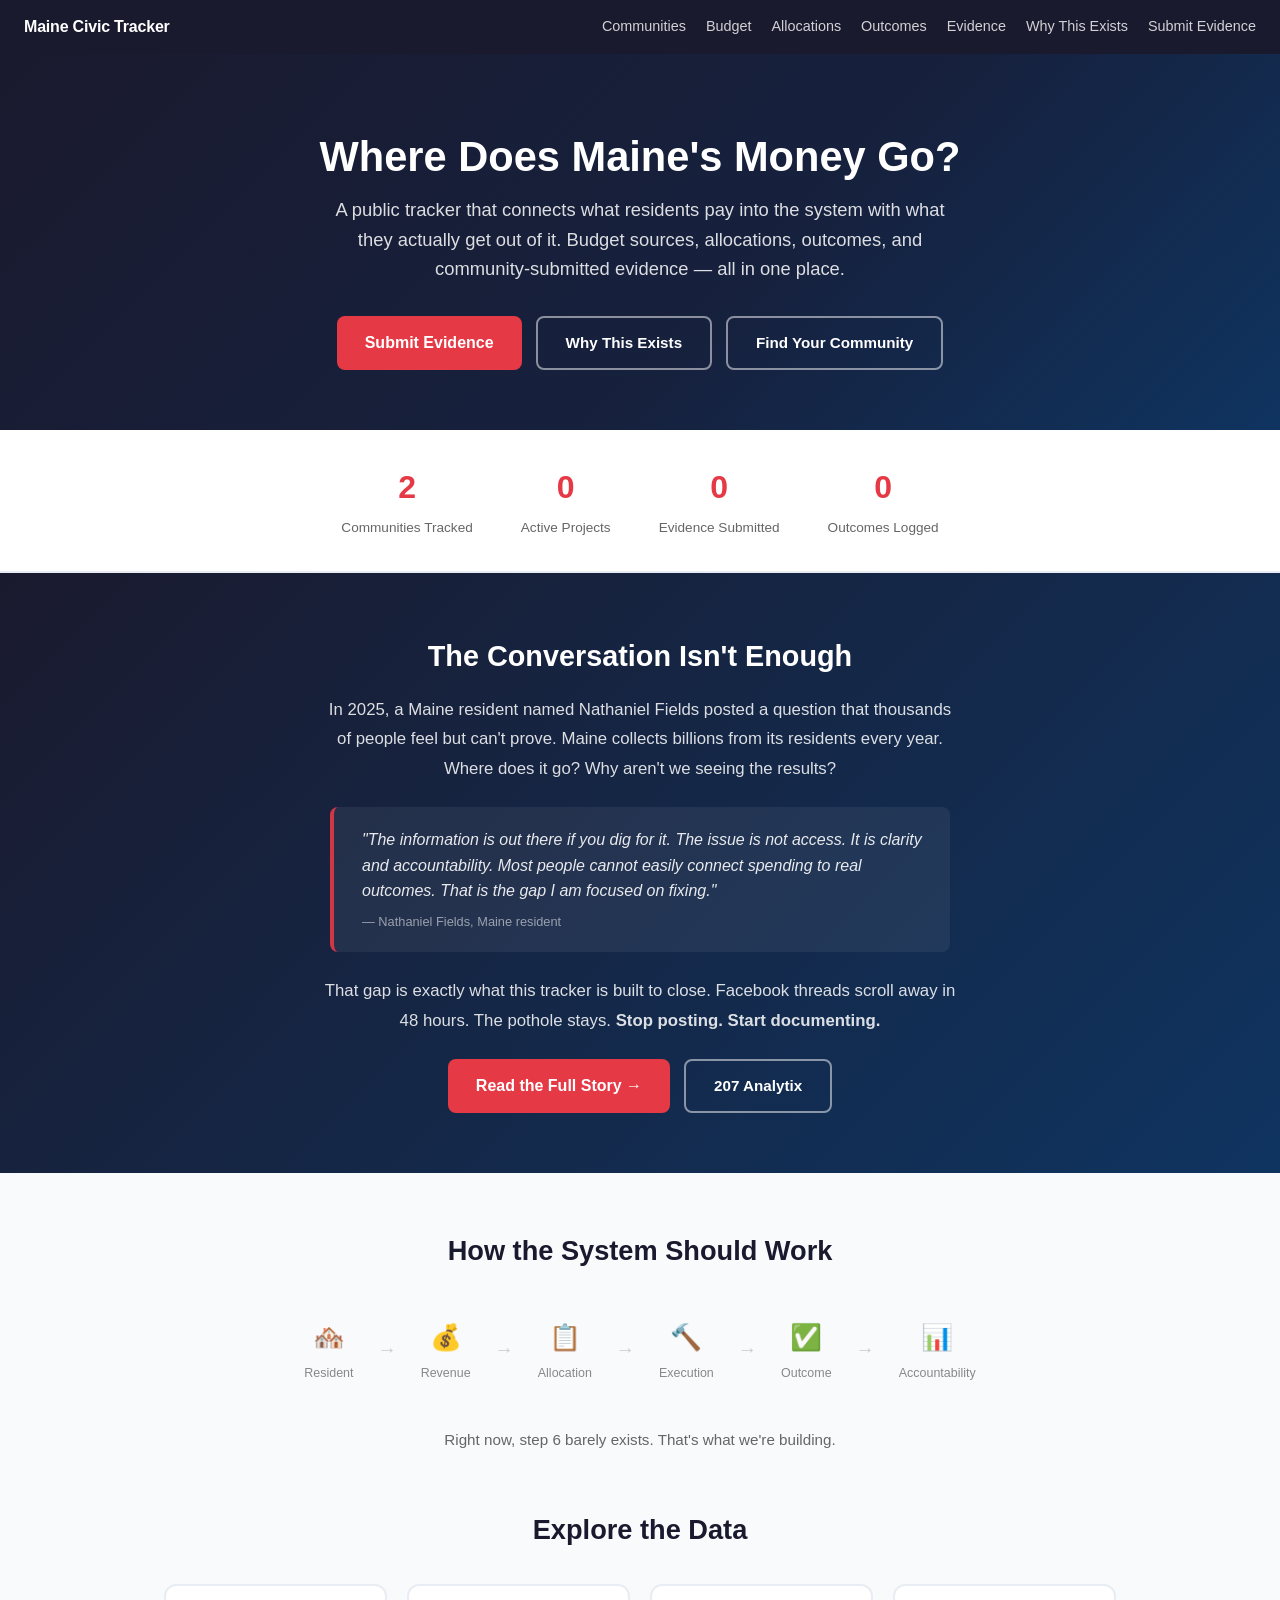
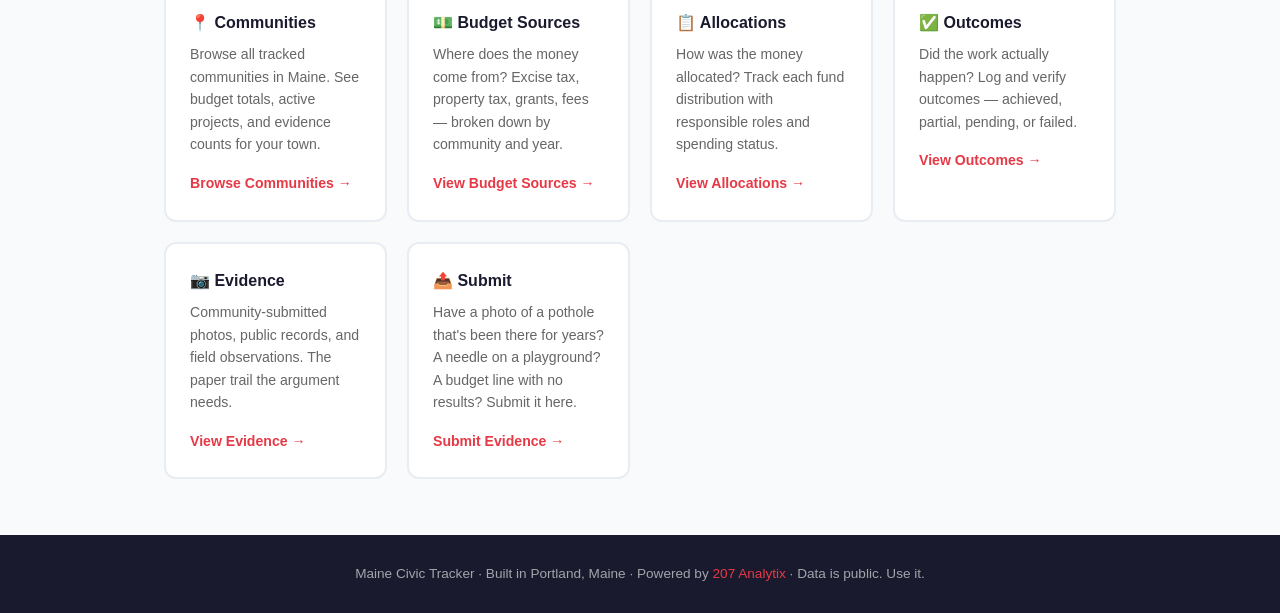
<file: index.html>
<!DOCTYPE html>
<html lang="en">
<head>
  <meta charset="UTF-8" />
  <meta name="viewport" content="width=device-width, initial-scale=1.0" />
  <title>Maine Civic Tracker</title>
  <link rel="stylesheet" href="styles.css" />
  <style>
    nav.site-nav { background: #1a1a2e; padding: 14px 24px; display: flex; gap: 20px; align-items: center; flex-wrap: wrap; }
    nav.site-nav a { color: rgba(255,255,255,0.8); text-decoration: none; font-size: 0.9rem; }
    nav.site-nav a:hover { color: white; }
    nav.site-nav .nav-brand { color: white; font-weight: 700; font-size: 1rem; margin-right: auto; }
    .hero { background: linear-gradient(135deg, #1a1a2e 0%, #16213e 60%, #0f3460 100%); color: white; padding: 80px 24px 60px; text-align: center; }
    .hero h1 { font-size: 2.6rem; margin-bottom: 16px; }
    .hero p { font-size: 1.15rem; opacity: 0.85; max-width: 640px; margin: 0 auto 32px; }
    .hero-btns { display: flex; gap: 14px; justify-content: center; flex-wrap: wrap; }
    .btn-red { background: #e63946; color: white; padding: 14px 28px; border-radius: 8px; font-weight: 700; text-decoration: none; }
    .btn-outline { border: 2px solid rgba(255,255,255,0.5); color: white; padding: 13px 28px; border-radius: 8px; font-weight: 600; text-decoration: none; }
    .stats-bar { background: white; padding: 32px 24px; display: flex; justify-content: center; gap: 48px; flex-wrap: wrap; border-bottom: 2px solid #e8edf3; }
    .stat { text-align: center; }
    .stat .num { font-size: 2rem; font-weight: 800; color: #e63946; }
    .stat .label { font-size: 0.85rem; color: #666; margin-top: 4px; }
    .section { max-width: 1000px; margin: 0 auto; padding: 56px 24px; }
    .section h2 { font-size: 1.7rem; color: #1a1a2e; margin-bottom: 32px; text-align: center; }
    .cards { display: grid; grid-template-columns: repeat(auto-fit, minmax(220px, 1fr)); gap: 20px; }
    .card { background: white; border: 2px solid #e8edf3; border-radius: 12px; padding: 24px; }
    .card h3 { font-size: 1rem; color: #1a1a2e; margin-bottom: 8px; }
    .card p { font-size: 0.88rem; color: #666; line-height: 1.6; margin: 0 0 14px; }
    .card a { color: #e63946; font-weight: 600; font-size: 0.88rem; text-decoration: none; }
    .why-strip {
      background: linear-gradient(135deg, #1a1a2e, #0f3460);
      color: white;
      padding: 60px 24px;
      text-align: center;
    }
    .why-strip h2 { font-size: 1.8rem; margin-bottom: 16px; }
    .why-strip p { opacity: 0.85; max-width: 640px; margin: 0 auto 20px; line-height: 1.75; font-size: 1.05rem; }
    .why-strip .quote-pull {
      background: rgba(255,255,255,0.07);
      border-left: 4px solid #e63946;
      border-radius: 8px;
      padding: 20px 28px;
      max-width: 620px;
      margin: 24px auto;
      font-style: italic;
      font-size: 1rem;
      opacity: 0.9;
      text-align: left;
    }
    .why-strip .quote-attr { font-size: 0.8rem; opacity: 0.6; margin-top: 8px; font-style: normal; }
    .pipeline-row { display: flex; gap: 0; justify-content: center; flex-wrap: wrap; margin: 32px 0; }
    .p-step { text-align: center; padding: 12px 20px; position: relative; }
    .p-step .icon { font-size: 1.6rem; margin-bottom: 6px; }
    .p-step .label { font-size: 0.78rem; color: #888; }
    .p-arrow { font-size: 1.2rem; color: #ccc; align-self: center; padding: 0 4px; }
    footer { background: #1a1a2e; color: rgba(255,255,255,0.6); text-align: center; padding: 28px; font-size: 0.85rem; }
    footer a { color: #e63946; text-decoration: none; }
  </style>
</head>
<body>

<nav class="site-nav">
  <span class="nav-brand">Maine Civic Tracker</span>
  <a href="community.html">Communities</a>
  <a href="budget.html">Budget</a>
  <a href="allocations.html">Allocations</a>
  <a href="outcomes.html">Outcomes</a>
  <a href="evidence.html">Evidence</a>
  <a href="why.html">Why This Exists</a>
  <a href="submit.html">Submit Evidence</a>
</nav>

<div class="hero">
  <h1>Where Does Maine's Money Go?</h1>
  <p>A public tracker that connects what residents pay into the system with what they actually get out of it. Budget sources, allocations, outcomes, and community-submitted evidence — all in one place.</p>
  <div class="hero-btns">
    <a href="submit.html" class="btn-red">Submit Evidence</a>
    <a href="why.html" class="btn-outline">Why This Exists</a>
    <a href="community.html" class="btn-outline">Find Your Community</a>
  </div>
</div>

<div class="stats-bar">
  <div class="stat"><div class="num" id="stat-communities">2</div><div class="label">Communities Tracked</div></div>
  <div class="stat"><div class="num" id="stat-projects">0</div><div class="label">Active Projects</div></div>
  <div class="stat"><div class="num" id="stat-evidence">0</div><div class="label">Evidence Submitted</div></div>
  <div class="stat"><div class="num" id="stat-outcomes">0</div><div class="label">Outcomes Logged</div></div>
</div>

<!-- WHY THIS EXISTS STRIP -->
<div class="why-strip">
  <h2>The Conversation Isn't Enough</h2>
  <p>In 2025, a Maine resident named Nathaniel Fields posted a question that thousands of people feel but can't prove. Maine collects billions from its residents every year. Where does it go? Why aren't we seeing the results?</p>
  <div class="quote-pull">
    "The information is out there if you dig for it. The issue is not access. It is clarity and accountability. Most people cannot easily connect spending to real outcomes. That is the gap I am focused on fixing."
    <div class="quote-attr">— Nathaniel Fields, Maine resident</div>
  </div>
  <p>That gap is exactly what this tracker is built to close. Facebook threads scroll away in 48 hours. The pothole stays. <strong>Stop posting. Start documenting.</strong></p>
  <div style="margin-top:24px;display:flex;gap:14px;justify-content:center;flex-wrap:wrap;">
    <a href="why.html" class="btn-red">Read the Full Story →</a>
    <a href="https://andredavisme.github.io/207analytix/" target="_blank" class="btn-outline">207 Analytix</a>
  </div>
</div>

<div class="section">
  <h2>How the System Should Work</h2>
  <div class="pipeline-row">
    <div class="p-step"><div class="icon">🏘️</div><div class="label">Resident</div></div>
    <div class="p-arrow">→</div>
    <div class="p-step"><div class="icon">💰</div><div class="label">Revenue</div></div>
    <div class="p-arrow">→</div>
    <div class="p-step"><div class="icon">📋</div><div class="label">Allocation</div></div>
    <div class="p-arrow">→</div>
    <div class="p-step"><div class="icon">🔨</div><div class="label">Execution</div></div>
    <div class="p-arrow">→</div>
    <div class="p-step"><div class="icon">✅</div><div class="label">Outcome</div></div>
    <div class="p-arrow">→</div>
    <div class="p-step"><div class="icon">📊</div><div class="label">Accountability</div></div>
  </div>
  <p style="text-align:center;color:#666;font-size:0.95rem;">Right now, step 6 barely exists. That's what we're building.</p>
</div>

<div class="section" style="padding-top:0;">
  <h2>Explore the Data</h2>
  <div class="cards">
    <div class="card">
      <h3>📍 Communities</h3>
      <p>Browse all tracked communities in Maine. See budget totals, active projects, and evidence counts for your town.</p>
      <a href="community.html">Browse Communities →</a>
    </div>
    <div class="card">
      <h3>💵 Budget Sources</h3>
      <p>Where does the money come from? Excise tax, property tax, grants, fees — broken down by community and year.</p>
      <a href="budget.html">View Budget Sources →</a>
    </div>
    <div class="card">
      <h3>📋 Allocations</h3>
      <p>How was the money allocated? Track each fund distribution with responsible roles and spending status.</p>
      <a href="allocations.html">View Allocations →</a>
    </div>
    <div class="card">
      <h3>✅ Outcomes</h3>
      <p>Did the work actually happen? Log and verify outcomes — achieved, partial, pending, or failed.</p>
      <a href="outcomes.html">View Outcomes →</a>
    </div>
    <div class="card">
      <h3>📷 Evidence</h3>
      <p>Community-submitted photos, public records, and field observations. The paper trail the argument needs.</p>
      <a href="evidence.html">View Evidence →</a>
    </div>
    <div class="card">
      <h3>📤 Submit</h3>
      <p>Have a photo of a pothole that's been there for years? A needle on a playground? A budget line with no results? Submit it here.</p>
      <a href="submit.html">Submit Evidence →</a>
    </div>
  </div>
</div>

<footer>
  <p>Maine Civic Tracker · Built in Portland, Maine · Powered by <a href="https://andredavisme.github.io/207analytix/" target="_blank">207 Analytix</a> · Data is public. Use it.</p>
</footer>

<script src="app.js"></script>
</body>
</html>
</file>
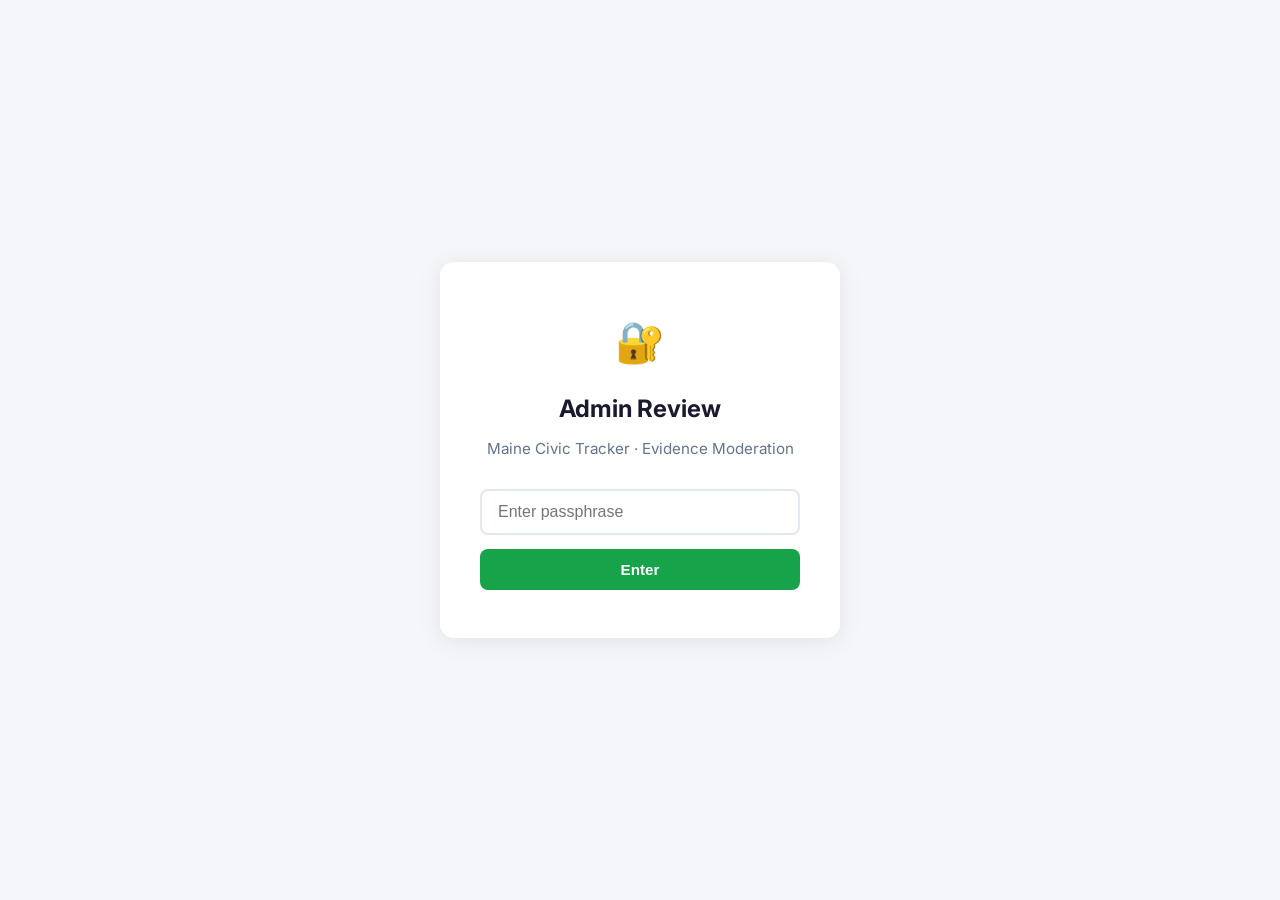
<file: admin.html>
<!DOCTYPE html>
<html lang="en">
<head>
  <meta charset="UTF-8" />
  <meta name="viewport" content="width=device-width, initial-scale=1.0" />
  <title>Admin Review · Maine Civic Tracker</title>
  <link rel="stylesheet" href="styles.css" />
  <link href="https://fonts.googleapis.com/css2?family=Inter:wght@400;500;600;700;800&display=swap" rel="stylesheet" />
  <style>
    body { background: #f4f6f9; }
    .admin-gate { min-height: 100vh; display: flex; align-items: center; justify-content: center; }
    .gate-card { background: white; border-radius: 14px; padding: 48px 40px; max-width: 400px; width: 100%; box-shadow: 0 4px 24px rgba(0,0,0,0.08); text-align: center; }
    .gate-card h2 { color: #1a1a2e; margin-bottom: 8px; }
    .gate-card p { color: #64748b; margin-bottom: 28px; font-size: 0.95rem; }
    .gate-card input { width: 100%; padding: 12px 16px; border: 2px solid #e2e8f0; border-radius: 8px; font-size: 1rem; margin-bottom: 14px; box-sizing: border-box; }
    .gate-card input:focus { outline: none; border-color: #e63946; }
    .gate-error { color: #e63946; font-size: 0.85rem; margin-bottom: 12px; display: none; }
    .admin-wrap { max-width: 900px; margin: 0 auto; padding: 40px 24px; }
    .admin-header { display: flex; justify-content: space-between; align-items: center; margin-bottom: 32px; flex-wrap: wrap; gap: 12px; }
    .admin-header h1 { color: #1a1a2e; font-size: 1.8rem; }
    .pending-badge { background: #e63946; color: white; border-radius: 20px; padding: 4px 14px; font-size: 0.85rem; font-weight: 700; }
    .review-card { background: white; border-radius: 12px; padding: 24px 28px; margin-bottom: 16px; box-shadow: 0 2px 8px rgba(0,0,0,0.06); border-left: 4px solid #ffc107; }
    .review-card.approved { border-left-color: #22c55e; opacity: 0.65; }
    .review-card.rejected { border-left-color: #ef4444; opacity: 0.65; }
    .rc-meta { font-size: 0.8rem; color: #94a3b8; margin-bottom: 10px; }
    .rc-type { display: inline-block; background: #f1f5f9; color: #475569; border-radius: 6px; padding: 2px 10px; font-size: 0.78rem; font-weight: 600; margin-right: 8px; }
    .rc-title { font-size: 1.1rem; font-weight: 700; color: #1a1a2e; margin-bottom: 6px; }
    .rc-desc { color: #555; font-size: 0.9rem; line-height: 1.6; margin-bottom: 10px; }
    .rc-location { font-size: 0.85rem; color: #64748b; margin-bottom: 14px; }
    .rc-actions { display: flex; gap: 10px; align-items: center; flex-wrap: wrap; }
    .btn-approve { background: #22c55e; color: white; border: none; padding: 9px 22px; border-radius: 8px; font-weight: 700; cursor: pointer; font-size: 0.9rem; }
    .btn-approve:hover { background: #16a34a; }
    .btn-reject { background: white; color: #ef4444; border: 2px solid #ef4444; padding: 7px 22px; border-radius: 8px; font-weight: 700; cursor: pointer; font-size: 0.9rem; }
    .btn-reject:hover { background: #fef2f2; }
    .btn-approve:disabled, .btn-reject:disabled { opacity: 0.5; cursor: not-allowed; }
    .rc-notes input { border: 1px solid #e2e8f0; border-radius: 6px; padding: 6px 12px; font-size: 0.85rem; width: 220px; }
    .rc-status { font-size: 0.85rem; font-weight: 700; padding: 4px 12px; border-radius: 20px; }
    .rc-status.approved { background: #dcfce7; color: #16a34a; }
    .rc-status.rejected { background: #fee2e2; color: #dc2626; }
    .empty-admin { text-align: center; padding: 60px 20px; color: #94a3b8; }
    .empty-admin .icon { font-size: 3rem; margin-bottom: 16px; }
    .filter-row { display: flex; gap: 10px; margin-bottom: 24px; flex-wrap: wrap; }
    .filter-row select { padding: 8px 14px; border: 2px solid #e2e8f0; border-radius: 8px; font-size: 0.9rem; background: white; cursor: pointer; }
    .admin-nav { background: #1a1a2e; padding: 14px 24px; display: flex; gap: 20px; align-items: center; }
    .signout-btn { background: transparent; border: 2px solid rgba(255,255,255,0.3); color: white; padding: 6px 16px; border-radius: 8px; font-size: 0.85rem; cursor: pointer; margin-left: auto; }
    .signout-btn:hover { background: rgba(255,255,255,0.1); }
  </style>
</head>
<body>

<div class="admin-gate" id="gateScreen">
  <div class="gate-card">
    <div style="font-size:2.5rem;margin-bottom:16px">🔐</div>
    <h2>Admin Review</h2>
    <p>Maine Civic Tracker &middot; Evidence Moderation</p>
    <input type="password" id="adminPass" placeholder="Enter passphrase" />
    <div class="gate-error" id="gateError">Incorrect passphrase. Try again.</div>
    <button class="btn-primary" id="gateBtn" style="width:100%">Enter</button>
  </div>
</div>

<div id="adminUI" style="display:none">
  <nav class="admin-nav">
    <span style="color:white;font-weight:700">🗺️ Maine Civic Tracker &middot; Admin</span>
    <a href="evidence.html" style="color:rgba(255,255,255,0.7);text-decoration:none;font-size:0.9rem;">Evidence Wall</a>
    <a href="index.html" style="color:rgba(255,255,255,0.7);text-decoration:none;font-size:0.9rem;">Public Site</a>
    <button class="signout-btn" id="signoutBtn">Sign Out</button>
  </nav>

  <div class="admin-wrap">
    <div class="admin-header">
      <div>
        <h1>Evidence Review Queue</h1>
        <p style="color:#64748b;margin:4px 0 0">Approve or reject community submissions before they go public.</p>
      </div>
      <span class="pending-badge" id="pendingCount">0 pending</span>
    </div>
    <div class="filter-row">
      <select id="adminFilter">
        <option value="pending">Pending</option>
        <option value="approved">Approved</option>
        <option value="rejected">Rejected</option>
        <option value="all">All</option>
      </select>
    </div>
    <div id="reviewQueue"></div>
  </div>
</div>

<script type="module">
const REVIEW_FN = 'https://hhyhulqngdkwsxhymmcd.supabase.co/functions/v1/review-evidence';
let adminSecret = '';

async function checkPass() {
  const val = document.getElementById('adminPass').value.trim();
  if (!val) return;
  const btn = document.getElementById('gateBtn');
  btn.textContent = 'Checking…'; btn.disabled = true;
  // Probe the function — a non-401 means auth passed (even if the ID is fake)
  const r = await fetch(REVIEW_FN, {
    method: 'POST',
    headers: { 'Content-Type': 'application/json', 'x-admin-secret': val },
    body: JSON.stringify({ id: '00000000-0000-0000-0000-000000000000', action: 'approve' }),
  });
  if (r.status === 401) {
    document.getElementById('gateError').style.display = 'block';
    btn.textContent = 'Enter'; btn.disabled = false;
  } else {
    adminSecret = val;
    sessionStorage.setItem('adminSecret', val);
    document.getElementById('gateScreen').style.display = 'none';
    document.getElementById('adminUI').style.display = 'block';
    loadQueue();
  }
}

async function loadQueue() {
  const queue = document.getElementById('reviewQueue');
  const filter = document.getElementById('adminFilter').value;
  queue.innerHTML = '<p style="color:#94a3b8;padding:20px 0">Loading…</p>';
  const res = await fetch(`${REVIEW_FN}?filter=${filter}`, {
    headers: { 'x-admin-secret': adminSecret },
  });
  const data = await res.json();
  const rows = data.rows || [];
  const pending = rows.filter(r => r.status === 'pending').length;
  document.getElementById('pendingCount').textContent = filter === 'pending' ? `${rows.length} pending` : `${pending} pending`;
  if (!rows.length) {
    queue.innerHTML = '<div class="empty-admin"><div class="icon">✅</div><p>No submissions in this filter.</p></div>';
    return;
  }
  queue.innerHTML = rows.map(r => `
    <div class="review-card ${r.status !== 'pending' ? r.status : ''}" id="card-${r.id}">
      <div class="rc-meta">
        <span class="rc-type">${r.evidence_type.replace('_',' ')}</span>
        ${r.community_name ? `<strong>${r.community_name}</strong> &middot; ` : ''}
        ${r.submitted_by ? `by ${r.submitted_by} &middot; ` : 'Anonymous &middot; '}
        ${new Date(r.created_at).toLocaleDateString('en-US',{month:'short',day:'numeric',year:'numeric'})}
      </div>
      <div class="rc-title">${r.title}</div>
      ${r.description ? `<div class="rc-desc">${r.description}</div>` : ''}
      ${r.location_label ? `<div class="rc-location">📍 ${r.location_label}</div>` : ''}
      ${r.url ? `<div style="margin-bottom:10px"><a href="${r.url}" target="_blank" style="color:#3b82f6;font-size:0.85rem">🔗 View linked source</a></div>` : ''}
      ${r.status !== 'pending'
        ? `<span class="rc-status ${r.status}">${r.status === 'approved' ? '✓ Approved' : '✗ Rejected'}</span>${r.reviewer_notes ? ` <span style="font-size:0.8rem;color:#64748b">&mdash; ${r.reviewer_notes}</span>` : ''}`
        : `<div class="rc-actions">
            <div class="rc-notes"><input type="text" placeholder="Reviewer note (optional)" id="note-${r.id}" /></div>
            <button class="btn-approve" onclick="review('${r.id}','approve')"> Approve</button>
            <button class="btn-reject" onclick="review('${r.id}','reject')"> Reject</button>
           </div>`
      }
    </div>
  `).join('');
}

async function review(id, action) {
  const notes = document.getElementById(`note-${id}`)?.value || null;
  document.querySelector(`#card-${id} .btn-approve`).disabled = true;
  document.querySelector(`#card-${id} .btn-reject`).disabled = true;
  const res = await fetch(REVIEW_FN, {
    method: 'POST',
    headers: { 'Content-Type': 'application/json', 'x-admin-secret': adminSecret },
    body: JSON.stringify({ id, action, notes }),
  });
  const data = await res.json();
  if (data.success) {
    const card = document.getElementById(`card-${id}`);
    card.classList.add(action === 'approve' ? 'approved' : 'rejected');
    card.querySelector('.rc-actions').innerHTML =
      `<span class="rc-status ${action === 'approve' ? 'approved' : 'rejected'}">${action === 'approve' ? '✓ Approved' : '✗ Rejected'}</span>`;
    const badge = document.getElementById('pendingCount');
    const n = parseInt(badge.textContent) || 0;
    if (n > 0) badge.textContent = `${n - 1} pending`;
  } else {
    alert('Error: ' + (data.error || 'Unknown'));
    document.querySelector(`#card-${id} .btn-approve`).disabled = false;
    document.querySelector(`#card-${id} .btn-reject`).disabled = false;
  }
}

// Wire up
document.getElementById('gateBtn').addEventListener('click', checkPass);
document.getElementById('adminPass').addEventListener('keydown', e => { if (e.key === 'Enter') checkPass(); });
document.getElementById('signoutBtn').addEventListener('click', () => { sessionStorage.removeItem('adminSecret'); location.reload(); });
document.getElementById('adminFilter').addEventListener('change', loadQueue);
window.review = review;

// Restore session
const stored = sessionStorage.getItem('adminSecret');
if (stored) {
  adminSecret = stored;
  document.getElementById('gateScreen').style.display = 'none';
  document.getElementById('adminUI').style.display = 'block';
  loadQueue();
}
</script>
</body>
</html>
</file>
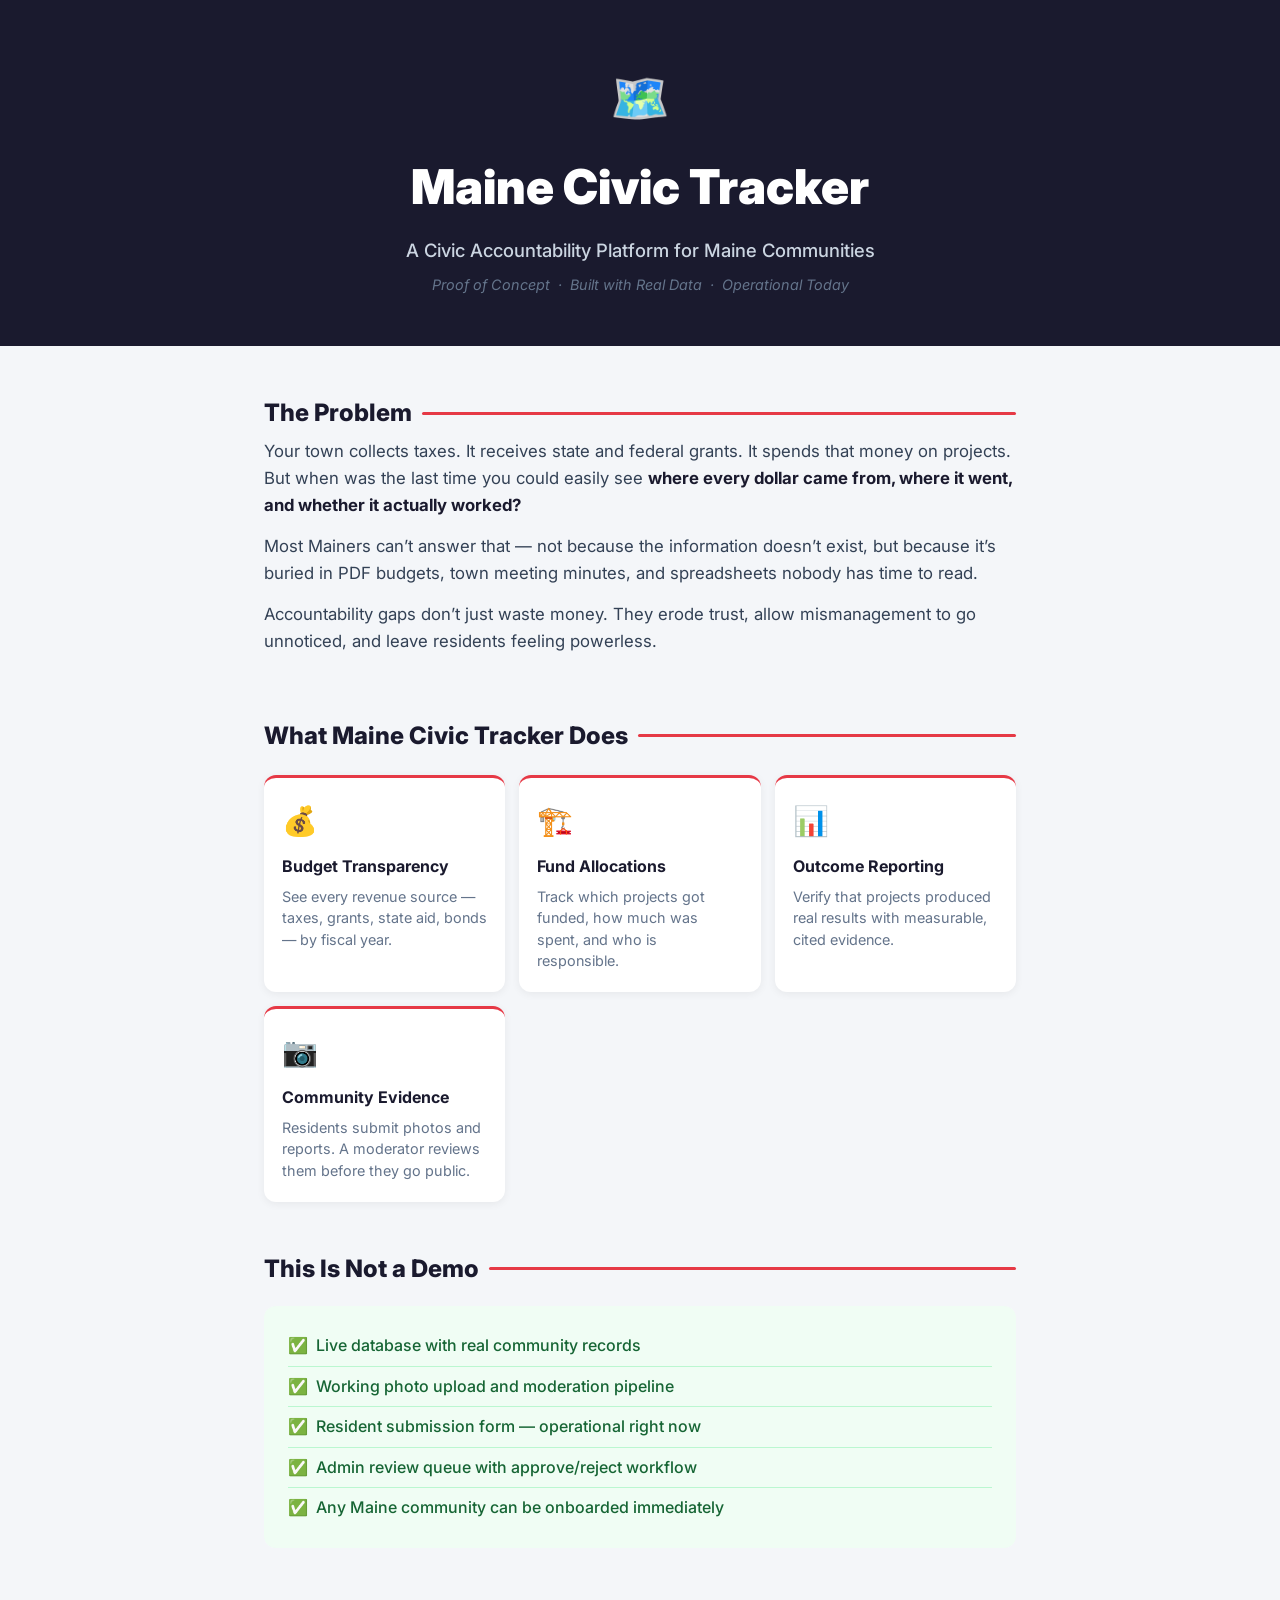
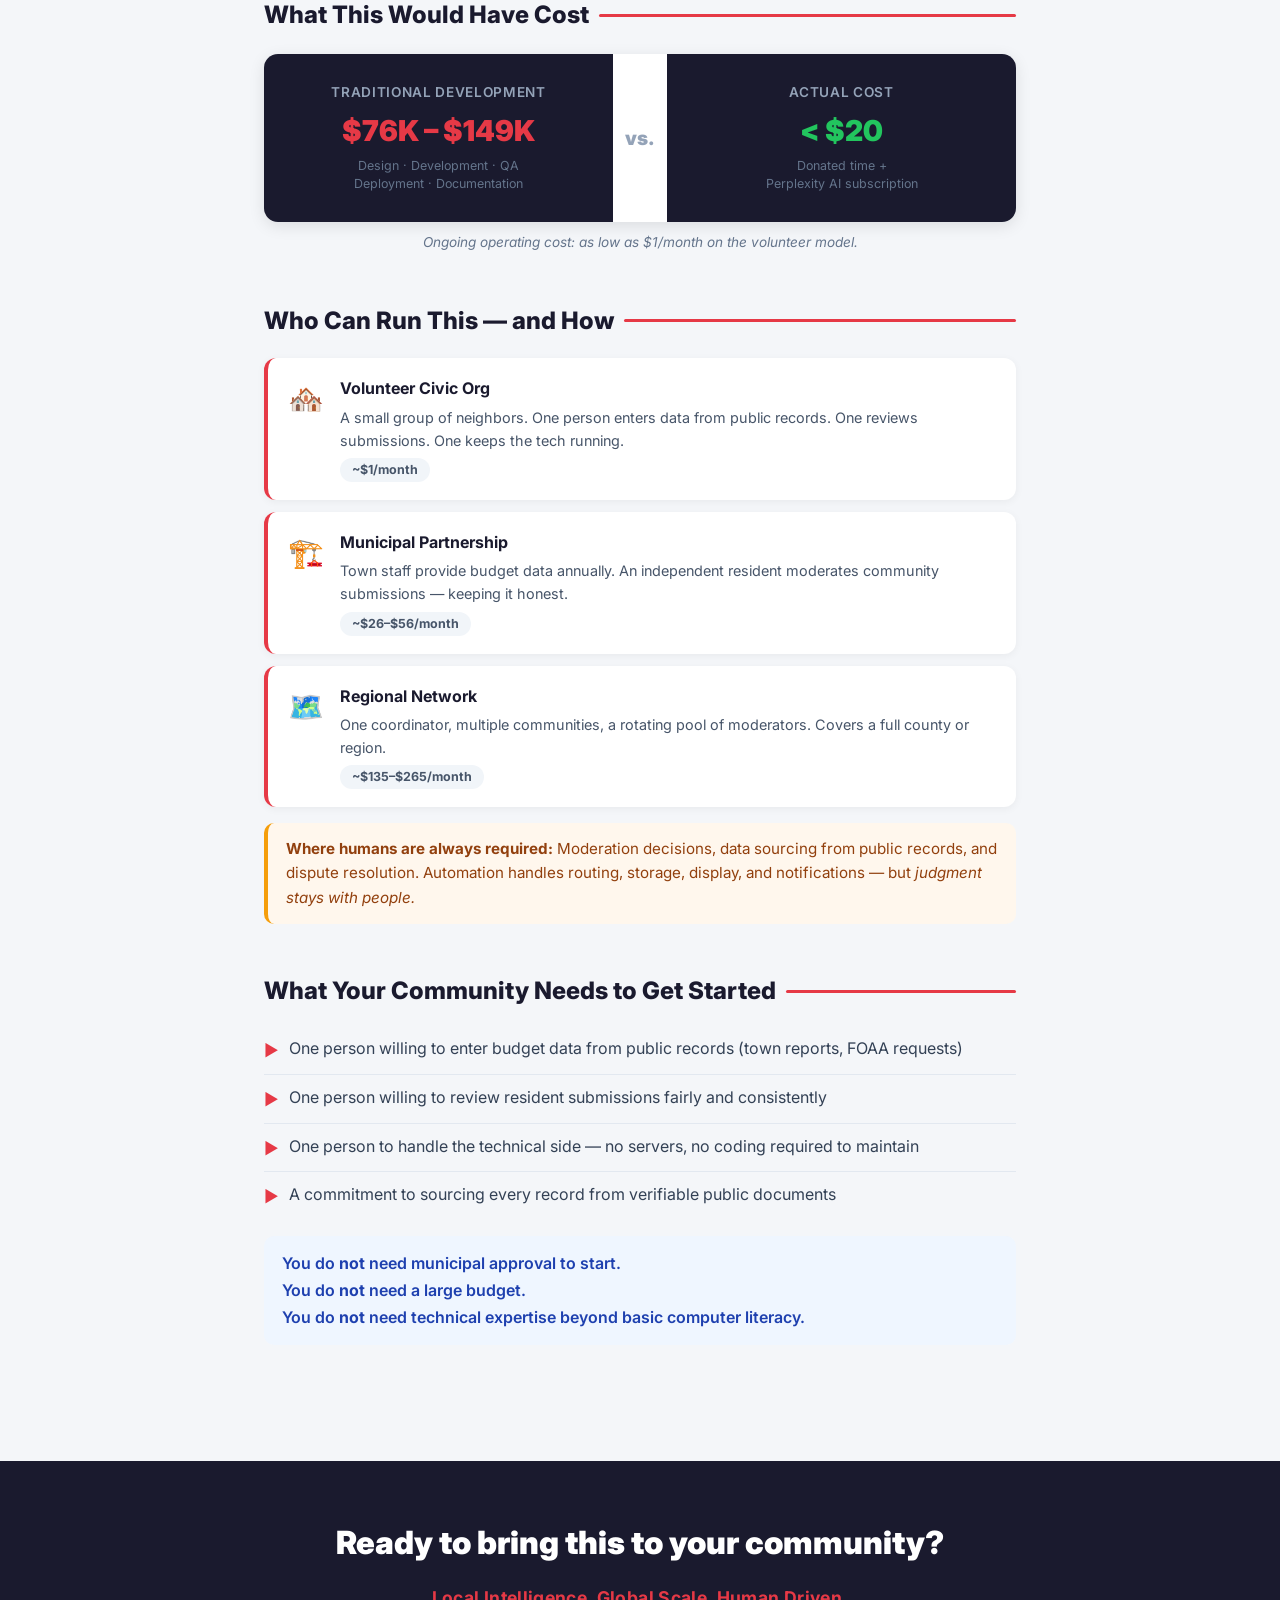
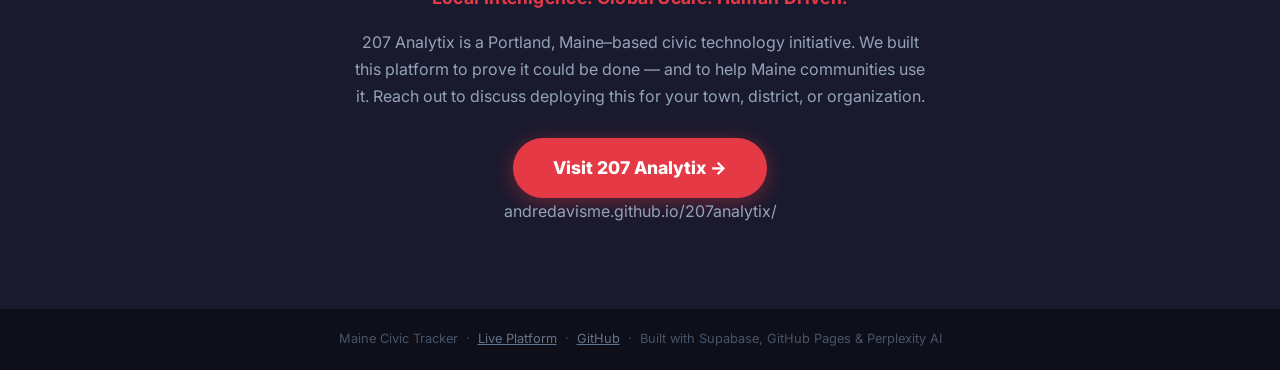
<file: overview.html>
<!DOCTYPE html>
<html lang="en">
<head>
  <meta charset="UTF-8" />
  <meta name="viewport" content="width=device-width, initial-scale=1.0" />
  <title>Maine Civic Tracker · Community Accountability Platform</title>
  <meta name="description" content="A civic accountability platform making community budget flows, fund allocations, project outcomes, and resident-submitted evidence publicly visible. Proof of concept — built with real data." />
  <!-- Open Graph for Facebook sharing -->
  <meta property="og:title" content="Maine Civic Tracker · Community Accountability Platform" />
  <meta property="og:description" content="Where does your town’s money actually go? Maine Civic Tracker makes budgets, allocations, outcomes, and resident evidence publicly visible — for as little as $1/month to operate." />
  <meta property="og:type" content="website" />
  <meta property="og:url" content="https://andredavisme.github.io/maine-civic-tracker/overview.html" />
  <link href="https://fonts.googleapis.com/css2?family=Inter:wght@400;500;600;700;800;900&display=swap" rel="stylesheet" />
  <style>
    *, *::before, *::after { box-sizing: border-box; margin: 0; padding: 0; }
    body { font-family: 'Inter', sans-serif; background: #f4f6f9; color: #1e293b; line-height: 1.6; }
    a { color: inherit; text-decoration: none; }

    /* HERO */
    .hero {
      background: #1a1a2e;
      color: white;
      text-align: center;
      padding: 60px 24px 50px;
    }
    .hero-emoji { font-size: 3rem; margin-bottom: 12px; }
    .hero h1 { font-size: clamp(2rem, 5vw, 3rem); font-weight: 900; margin-bottom: 10px; }
    .hero .sub { font-size: 1.15rem; color: #cbd5e1; margin-bottom: 8px; font-weight: 500; }
    .hero .tag { font-size: 0.9rem; color: #64748b; font-style: italic; }

    /* SECTIONS */
    .section { max-width: 800px; margin: 0 auto; padding: 48px 24px 0; }
    .section-last { padding-bottom: 60px; }
    h2 {
      font-size: 1.5rem; font-weight: 800; color: #1a1a2e;
      margin-bottom: 6px;
      display: flex; align-items: center; gap: 10px;
    }
    h2::after {
      content: ''; flex: 1; height: 3px;
      background: #e63946; border-radius: 2px;
    }

    /* PROBLEM */
    .problem-text p { font-size: 1.05rem; margin-bottom: 14px; color: #334155; }
    .problem-text p strong { color: #1a1a2e; }

    /* FEATURE GRID */
    .feature-grid { display: grid; grid-template-columns: repeat(auto-fit, minmax(220px, 1fr)); gap: 14px; margin-top: 20px; }
    .feature-card {
      background: white; border-radius: 12px;
      padding: 20px 18px; border-top: 3px solid #e63946;
      box-shadow: 0 2px 8px rgba(0,0,0,0.06);
    }
    .feature-card .icon { font-size: 1.8rem; margin-bottom: 10px; }
    .feature-card h3 { font-size: 1rem; font-weight: 700; margin-bottom: 6px; color: #1a1a2e; }
    .feature-card p { font-size: 0.9rem; color: #64748b; line-height: 1.5; }

    /* NOT A DEMO */
    .checklist { background: #f0fdf4; border-radius: 12px; padding: 20px 24px; margin-top: 18px; }
    .checklist li { list-style: none; padding: 7px 0; font-size: 1rem; border-bottom: 1px solid #bbf7d0; color: #166534; font-weight: 500; }
    .checklist li:last-child { border-bottom: none; }

    /* COST */
    .cost-compare {
      display: grid; grid-template-columns: 1fr auto 1fr;
      gap: 0; margin-top: 20px; border-radius: 14px; overflow: hidden;
      box-shadow: 0 4px 16px rgba(0,0,0,0.1);
    }
    .cost-box {
      background: #1a1a2e; color: white;
      padding: 28px 20px; text-align: center;
    }
    .cost-box .label { font-size: 0.85rem; color: #94a3b8; margin-bottom: 10px; font-weight: 600; text-transform: uppercase; letter-spacing: 0.05em; }
    .cost-box .amount { font-size: 1.8rem; font-weight: 900; line-height: 1.2; }
    .cost-box .amount.trad { color: #e63946; }
    .cost-box .amount.actual { color: #22c55e; }
    .cost-box .note { font-size: 0.78rem; color: #64748b; margin-top: 8px; line-height: 1.5; }
    .cost-vs { background: white; display: flex; align-items: center; justify-content: center; font-size: 1.2rem; font-weight: 900; color: #94a3b8; padding: 0 12px; }
    .cost-footnote { text-align: center; font-size: 0.85rem; color: #64748b; margin-top: 10px; font-style: italic; }

    /* MODELS */
    .model-cards { display: flex; flex-direction: column; gap: 12px; margin-top: 18px; }
    .model-card {
      background: white; border-radius: 12px;
      padding: 18px 20px; display: flex; gap: 16px; align-items: flex-start;
      border-left: 4px solid #e63946;
      box-shadow: 0 2px 8px rgba(0,0,0,0.05);
    }
    .model-icon { font-size: 1.8rem; flex-shrink: 0; }
    .model-card h3 { font-size: 1rem; font-weight: 700; color: #1a1a2e; margin-bottom: 4px; }
    .model-card p { font-size: 0.9rem; color: #475569; line-height: 1.6; }
    .model-card .cost-tag {
      display: inline-block; background: #f1f5f9; color: #475569;
      border-radius: 20px; padding: 2px 12px; font-size: 0.78rem;
      font-weight: 700; margin-top: 6px;
    }
    .integrity-note {
      background: #fff7ed; border-radius: 10px;
      padding: 14px 18px; margin-top: 16px;
      font-size: 0.95rem; color: #92400e; line-height: 1.6;
      border-left: 4px solid #f59e0b;
    }

    /* GET STARTED */
    .needs-list { margin-top: 16px; }
    .needs-list li {
      list-style: none; padding: 10px 0;
      border-bottom: 1px solid #e2e8f0;
      font-size: 1rem; color: #334155;
      display: flex; gap: 10px; align-items: flex-start;
    }
    .needs-list li:last-child { border-bottom: none; }
    .needs-list li::before { content: '▶'; color: #e63946; flex-shrink: 0; margin-top: 2px; }
    .no-need {
      background: #eff6ff; border-radius: 10px; padding: 14px 18px; margin-top: 16px;
      font-size: 1rem; color: #1e40af; font-weight: 600; line-height: 1.7;
    }

    /* CTA */
    .cta {
      background: #1a1a2e;
      margin-top: 56px; padding: 56px 24px;
      text-align: center; color: white;
    }
    .cta h2 {
      font-size: clamp(1.4rem, 3vw, 2rem); font-weight: 900;
      margin-bottom: 14px; justify-content: center;
      color: white;
    }
    .cta h2::after { display: none; }
    .cta .tagline {
      font-size: 1.1rem; color: #e63946; font-weight: 700;
      margin-bottom: 16px; letter-spacing: 0.02em;
    }
    .cta p {
      font-size: 1rem; color: #94a3b8; max-width: 580px;
      margin: 0 auto 28px; line-height: 1.7;
    }
    .cta-btn {
      display: inline-block;
      background: #e63946; color: white;
      font-size: 1.1rem; font-weight: 800;
      padding: 16px 40px; border-radius: 50px;
      transition: background 0.2s, transform 0.15s;
      box-shadow: 0 4px 20px rgba(230,57,70,0.4);
    }
    .cta-btn:hover { background: #c0303c; transform: translateY(-2px); }
    .cta-sub { margin-top: 16px; font-size: 0.85rem; color: #475569; }

    /* FOOTER */
    .footer {
      background: #0f0f1a; text-align: center;
      padding: 20px 24px; font-size: 0.8rem; color: #475569;
    }
    .footer a { color: #64748b; text-decoration: underline; }

    @media (max-width: 520px) {
      .cost-compare { grid-template-columns: 1fr; }
      .cost-vs { padding: 12px; }
      .cost-box .amount { font-size: 1.4rem; }
    }
  </style>
</head>
<body>

<!-- HERO -->
<div class="hero">
  <div class="hero-emoji">🗺️</div>
  <h1>Maine Civic Tracker</h1>
  <p class="sub">A Civic Accountability Platform for Maine Communities</p>
  <p class="tag">Proof of Concept &nbsp;·&nbsp; Built with Real Data &nbsp;·&nbsp; Operational Today</p>
</div>

<!-- PROBLEM -->
<div class="section">
  <h2>The Problem</h2>
  <div class="problem-text">
    <p>Your town collects taxes. It receives state and federal grants. It spends that money on projects. But when was the last time you could easily see <strong>where every dollar came from, where it went, and whether it actually worked?</strong></p>
    <p>Most Mainers can’t answer that — not because the information doesn’t exist, but because it’s buried in PDF budgets, town meeting minutes, and spreadsheets nobody has time to read.</p>
    <p>Accountability gaps don’t just waste money. They erode trust, allow mismanagement to go unnoticed, and leave residents feeling powerless.</p>
  </div>
</div>

<!-- WHAT IT DOES -->
<div class="section">
  <h2>What Maine Civic Tracker Does</h2>
  <div class="feature-grid">
    <div class="feature-card">
      <div class="icon">💰</div>
      <h3>Budget Transparency</h3>
      <p>See every revenue source — taxes, grants, state aid, bonds — by fiscal year.</p>
    </div>
    <div class="feature-card">
      <div class="icon">🏗️</div>
      <h3>Fund Allocations</h3>
      <p>Track which projects got funded, how much was spent, and who is responsible.</p>
    </div>
    <div class="feature-card">
      <div class="icon">📊</div>
      <h3>Outcome Reporting</h3>
      <p>Verify that projects produced real results with measurable, cited evidence.</p>
    </div>
    <div class="feature-card">
      <div class="icon">📷</div>
      <h3>Community Evidence</h3>
      <p>Residents submit photos and reports. A moderator reviews them before they go public.</p>
    </div>
  </div>
</div>

<!-- NOT A DEMO -->
<div class="section">
  <h2>This Is Not a Demo</h2>
  <ul class="checklist">
    <li>✅&nbsp; Live database with real community records</li>
    <li>✅&nbsp; Working photo upload and moderation pipeline</li>
    <li>✅&nbsp; Resident submission form — operational right now</li>
    <li>✅&nbsp; Admin review queue with approve/reject workflow</li>
    <li>✅&nbsp; Any Maine community can be onboarded immediately</li>
  </ul>
</div>

<!-- COST -->
<div class="section">
  <h2>What This Would Have Cost</h2>
  <div class="cost-compare">
    <div class="cost-box">
      <div class="label">Traditional Development</div>
      <div class="amount trad">$76K – $149K</div>
      <div class="note">Design · Development · QA<br/>Deployment · Documentation</div>
    </div>
    <div class="cost-vs">vs.</div>
    <div class="cost-box">
      <div class="label">Actual Cost</div>
      <div class="amount actual">&lt; $20</div>
      <div class="note">Donated time +<br/>Perplexity AI subscription</div>
    </div>
  </div>
  <p class="cost-footnote">Ongoing operating cost: as low as $1/month on the volunteer model.</p>
</div>

<!-- MODELS -->
<div class="section">
  <h2>Who Can Run This — and How</h2>
  <div class="model-cards">
    <div class="model-card">
      <div class="model-icon">🏘️</div>
      <div>
        <h3>Volunteer Civic Org</h3>
        <p>A small group of neighbors. One person enters data from public records. One reviews submissions. One keeps the tech running.</p>
        <span class="cost-tag">~$1/month</span>
      </div>
    </div>
    <div class="model-card">
      <div class="model-icon">🏗️</div>
      <div>
        <h3>Municipal Partnership</h3>
        <p>Town staff provide budget data annually. An independent resident moderates community submissions — keeping it honest.</p>
        <span class="cost-tag">~$26–$56/month</span>
      </div>
    </div>
    <div class="model-card">
      <div class="model-icon">🗺️</div>
      <div>
        <h3>Regional Network</h3>
        <p>One coordinator, multiple communities, a rotating pool of moderators. Covers a full county or region.</p>
        <span class="cost-tag">~$135–$265/month</span>
      </div>
    </div>
  </div>
  <div class="integrity-note">
    <strong>Where humans are always required:</strong> Moderation decisions, data sourcing from public records, and dispute resolution. Automation handles routing, storage, display, and notifications — but <em>judgment stays with people.</em>
  </div>
</div>

<!-- GET STARTED -->
<div class="section section-last">
  <h2>What Your Community Needs to Get Started</h2>
  <ul class="needs-list">
    <li>One person willing to enter budget data from public records (town reports, FOAA requests)</li>
    <li>One person willing to review resident submissions fairly and consistently</li>
    <li>One person to handle the technical side — no servers, no coding required to maintain</li>
    <li>A commitment to sourcing every record from verifiable public documents</li>
  </ul>
  <div class="no-need">
    You do <strong>not</strong> need municipal approval to start.<br/>
    You do <strong>not</strong> need a large budget.<br/>
    You do <strong>not</strong> need technical expertise beyond basic computer literacy.
  </div>
</div>

<!-- CTA -->
<div class="cta">
  <h2>Ready to bring this to your community?</h2>
  <p class="tagline">Local Intelligence. Global Scale. Human Driven.</p>
  <p>
    207 Analytix is a Portland, Maine–based civic technology initiative.
    We built this platform to prove it could be done — and to help Maine communities use it.
    Reach out to discuss deploying this for your town, district, or organization.
  </p>
  <a class="cta-btn" href="https://andredavisme.github.io/207analytix/" target="_blank">
    Visit 207 Analytix →
  </a>
  <p class="cta-sub">andredavisme.github.io/207analytix/</p>
</div>

<!-- FOOTER -->
<div class="footer">
  Maine Civic Tracker &nbsp;·&nbsp;
  <a href="https://andredavisme.github.io/maine-civic-tracker/" target="_blank">Live Platform</a> &nbsp;·&nbsp;
  <a href="https://github.com/andredavisme/maine-civic-tracker" target="_blank">GitHub</a> &nbsp;·&nbsp;
  Built with Supabase, GitHub Pages &amp; Perplexity AI
</div>

</body>
</html>
</file>
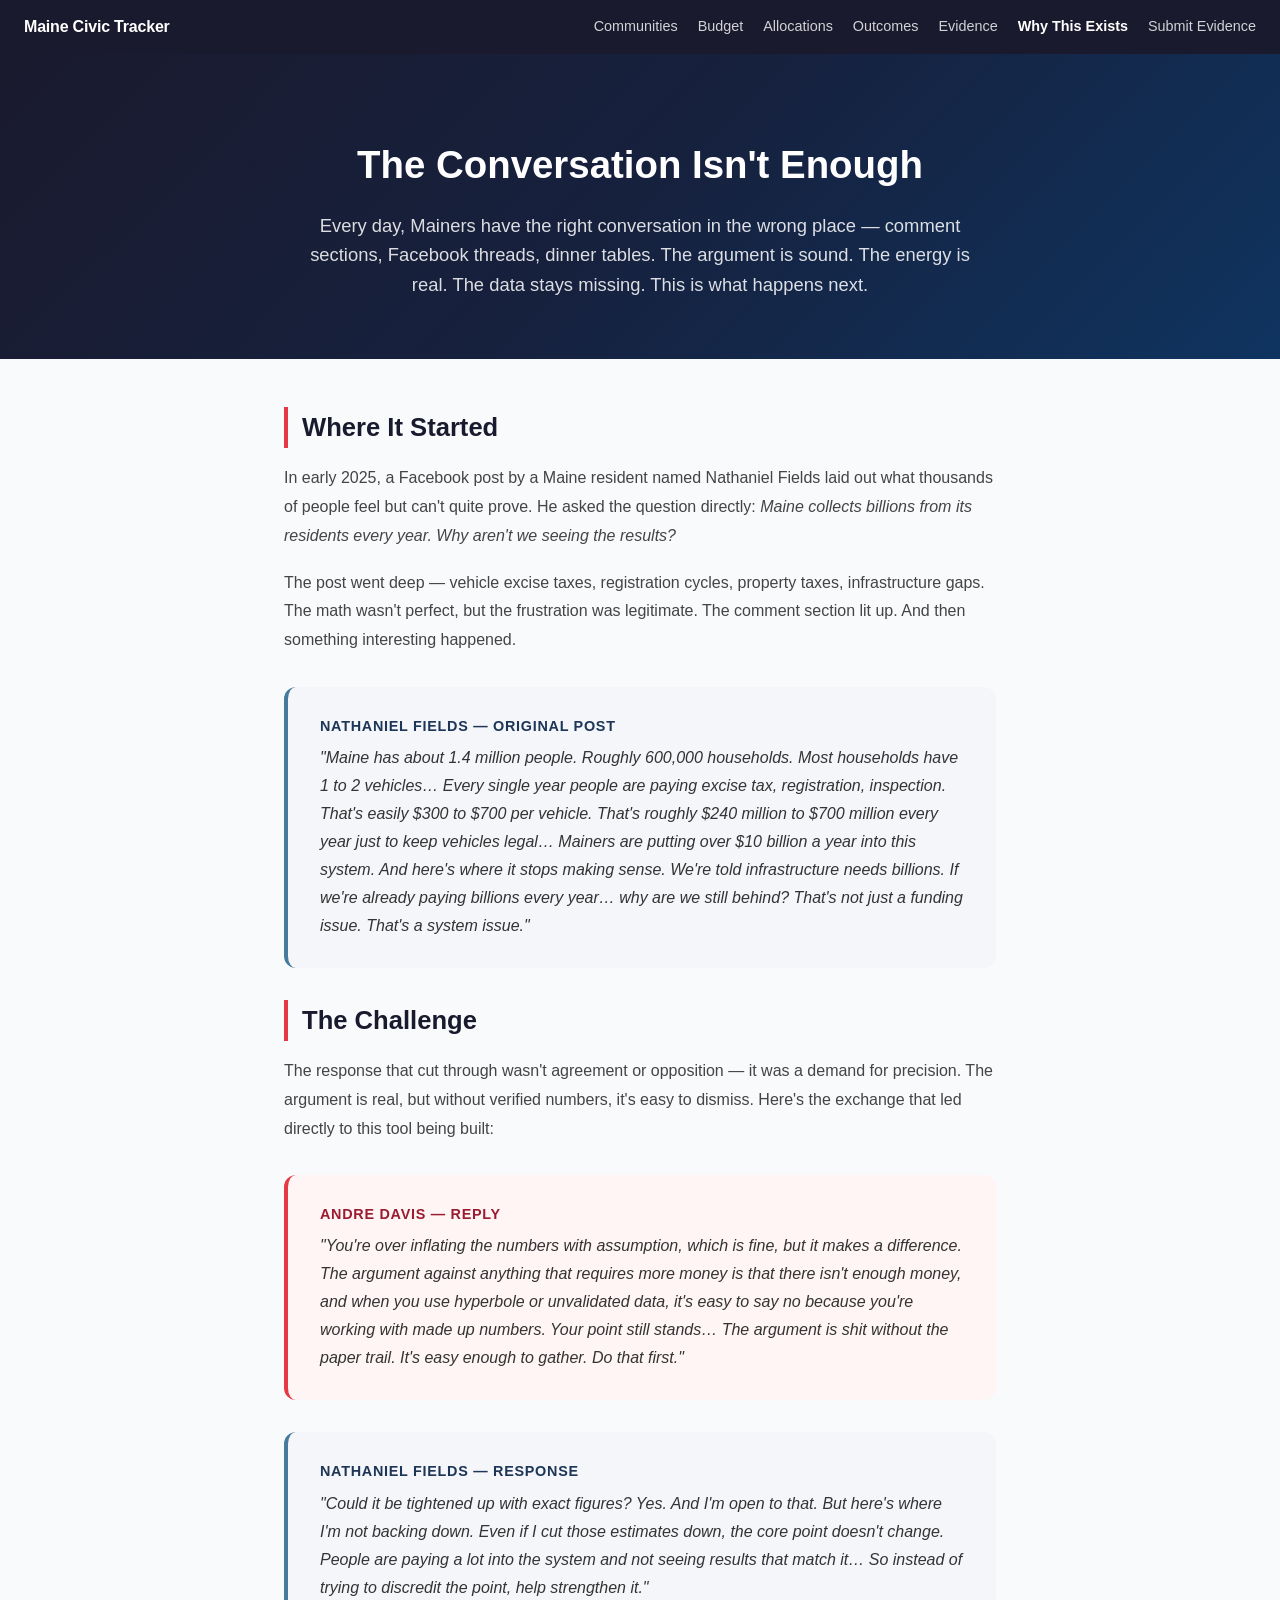
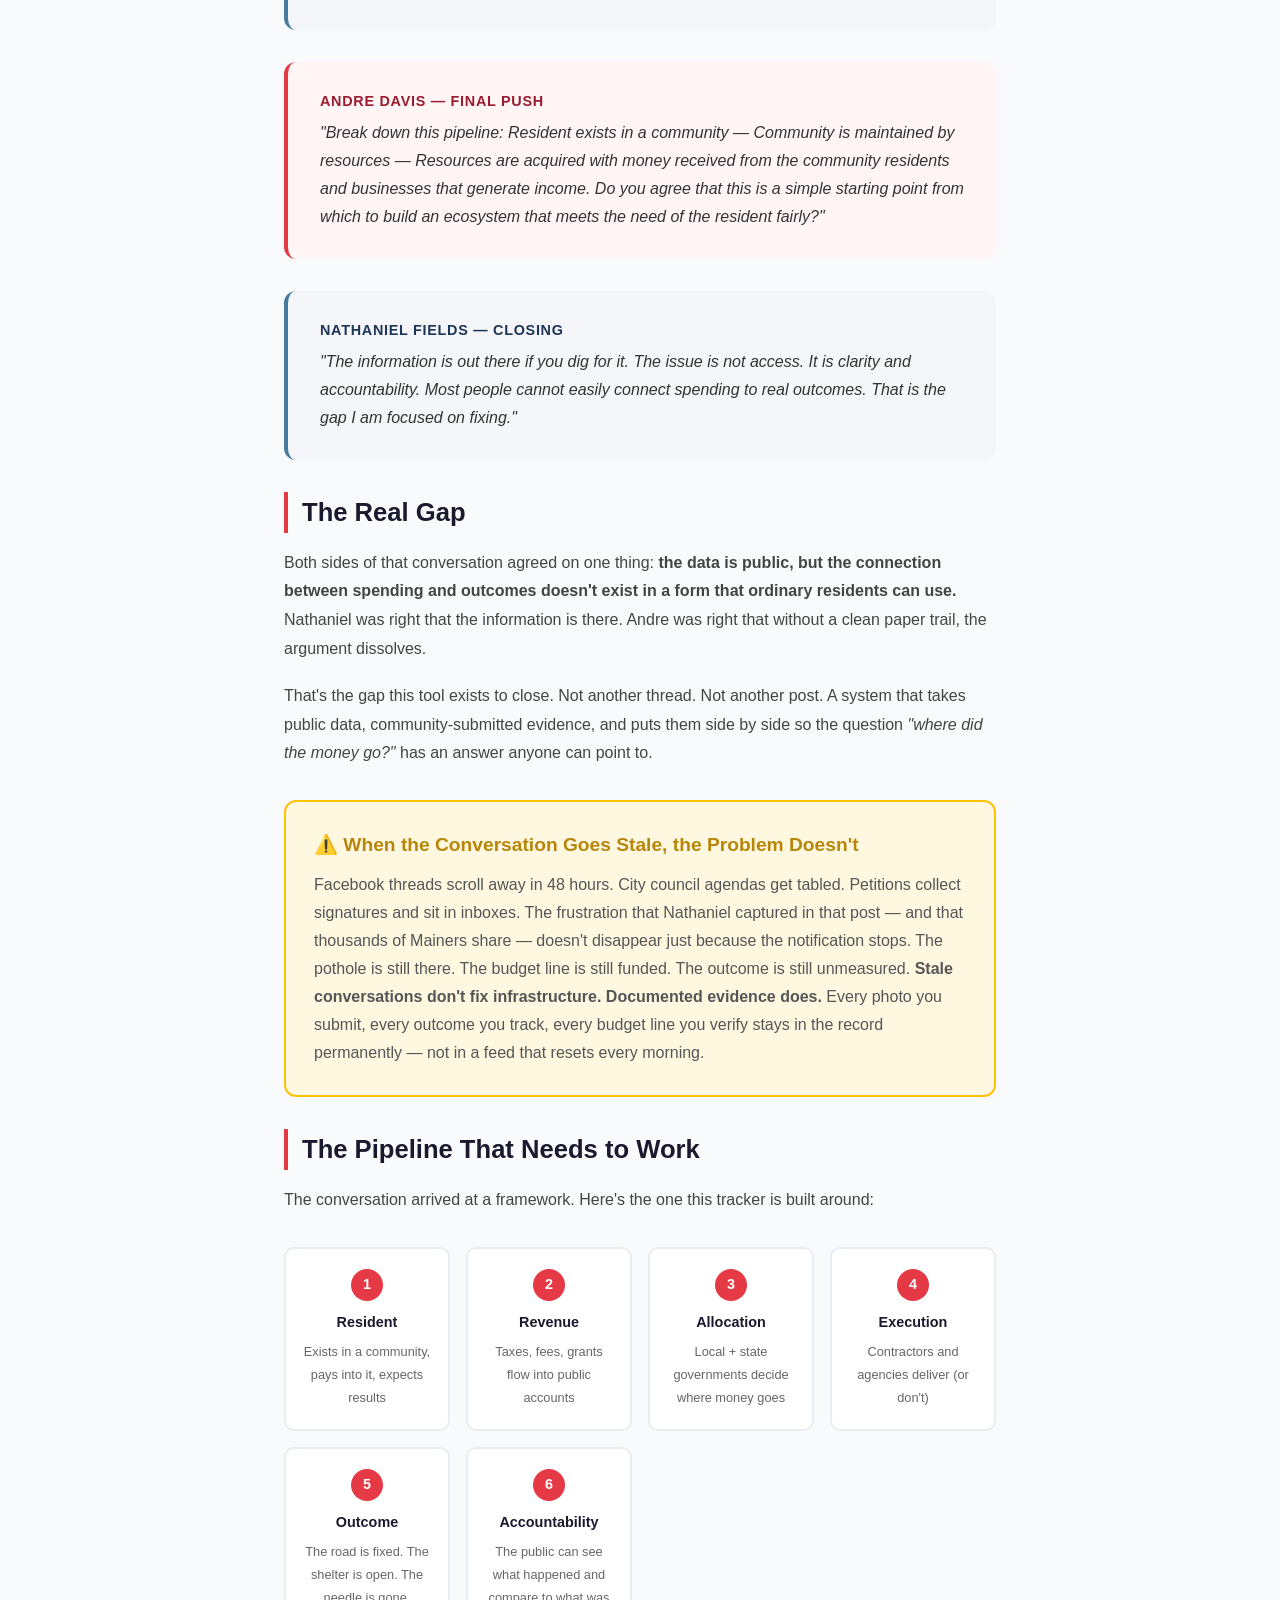
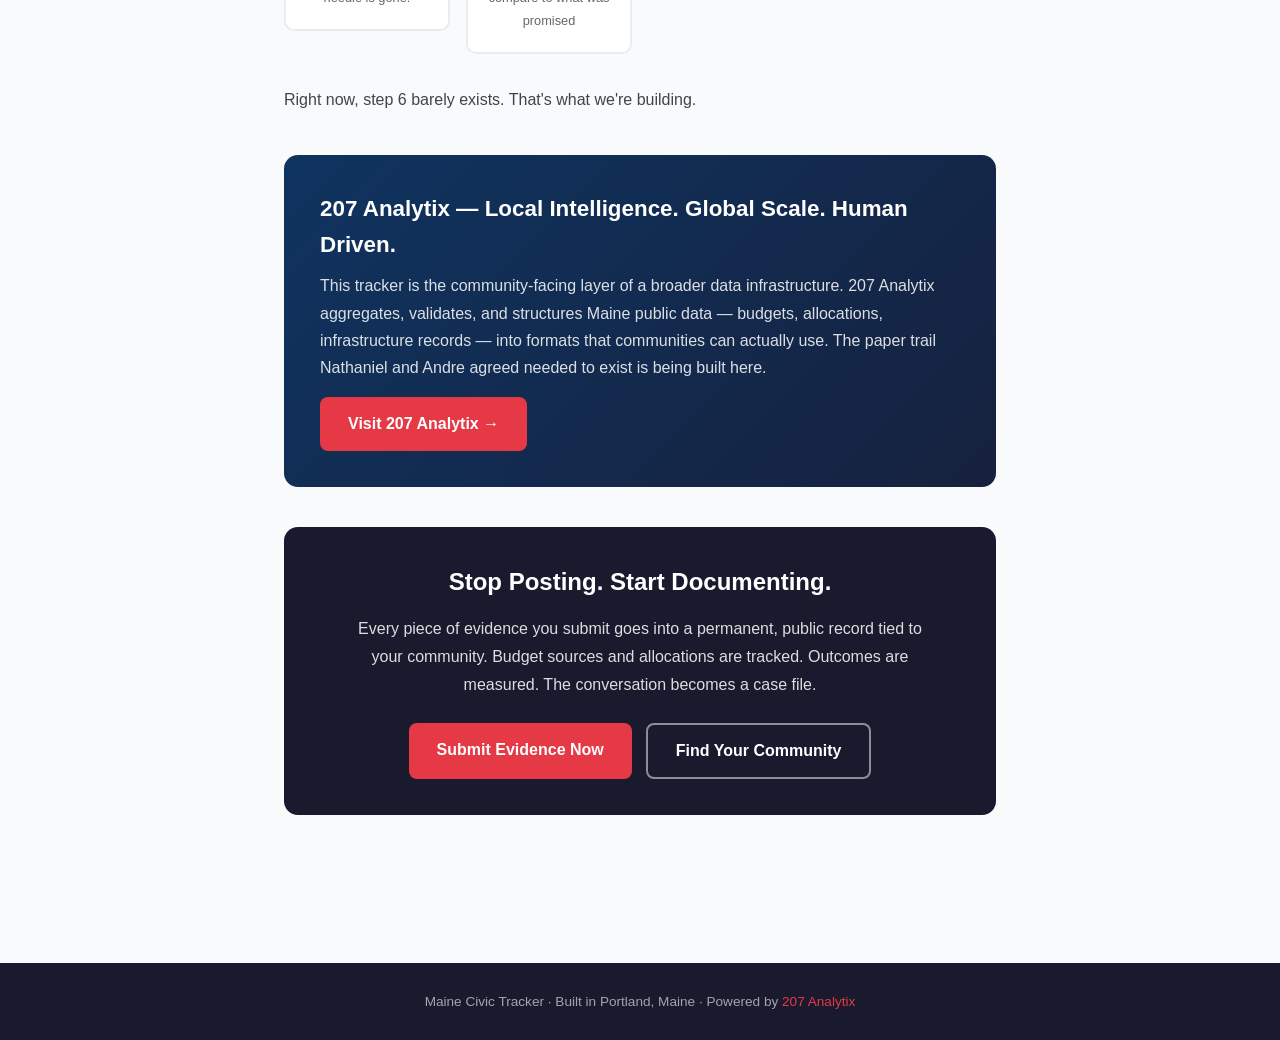
<file: why.html>
<!DOCTYPE html>
<html lang="en">
<head>
  <meta charset="UTF-8" />
  <meta name="viewport" content="width=device-width, initial-scale=1.0" />
  <title>Why This Exists | Maine Civic Tracker</title>
  <link rel="stylesheet" href="styles.css" />
  <style>
    .why-hero {
      background: linear-gradient(135deg, #1a1a2e 0%, #16213e 50%, #0f3460 100%);
      color: white;
      padding: 80px 24px 60px;
      text-align: center;
    }
    .why-hero h1 { font-size: 2.4rem; margin-bottom: 16px; }
    .why-hero p { font-size: 1.15rem; opacity: 0.85; max-width: 680px; margin: 0 auto; }
    .why-section { max-width: 760px; margin: 0 auto; padding: 48px 24px; }
    .why-section h2 { font-size: 1.6rem; color: #1a1a2e; margin-bottom: 16px; border-left: 4px solid #e63946; padding-left: 14px; }
    .why-section p { line-height: 1.8; color: #444; margin-bottom: 18px; }
    .convo-block {
      background: #f4f6f9;
      border-radius: 12px;
      padding: 28px 32px;
      margin: 32px 0;
      border-left: 4px solid #457b9d;
    }
    .convo-block .speaker {
      font-weight: 700;
      color: #1d3557;
      margin-bottom: 6px;
      font-size: 0.9rem;
      text-transform: uppercase;
      letter-spacing: 0.05em;
    }
    .convo-block p {
      margin: 0;
      color: #333;
      font-style: italic;
      line-height: 1.75;
    }
    .convo-block.response {
      border-left-color: #e63946;
      background: #fff5f5;
    }
    .convo-block.response .speaker { color: #9b1b30; }
    .pivot-block {
      background: #1a1a2e;
      color: white;
      border-radius: 14px;
      padding: 36px;
      margin: 40px 0;
      text-align: center;
    }
    .pivot-block h3 { font-size: 1.5rem; margin-bottom: 14px; color: white; }
    .pivot-block p { opacity: 0.85; line-height: 1.75; max-width: 580px; margin: 0 auto 20px; color: white; }
    .cta-row { display: flex; gap: 14px; justify-content: center; flex-wrap: wrap; margin-top: 24px; }
    .btn-primary {
      background: #e63946;
      color: white;
      padding: 14px 28px;
      border-radius: 8px;
      font-weight: 700;
      text-decoration: none;
      font-size: 1rem;
    }
    .btn-secondary {
      background: transparent;
      color: white;
      border: 2px solid rgba(255,255,255,0.5);
      padding: 13px 28px;
      border-radius: 8px;
      font-weight: 600;
      text-decoration: none;
      font-size: 1rem;
    }
    .pipeline {
      display: grid;
      grid-template-columns: repeat(auto-fit, minmax(160px, 1fr));
      gap: 16px;
      margin: 32px 0;
    }
    .pipeline-step {
      background: white;
      border: 2px solid #e8edf3;
      border-radius: 10px;
      padding: 20px 16px;
      text-align: center;
    }
    .pipeline-step .step-num {
      background: #e63946;
      color: white;
      width: 32px;
      height: 32px;
      border-radius: 50%;
      display: flex;
      align-items: center;
      justify-content: center;
      font-weight: 700;
      margin: 0 auto 10px;
      font-size: 0.9rem;
    }
    .pipeline-step h4 { font-size: 0.9rem; color: #1a1a2e; margin-bottom: 6px; }
    .pipeline-step p { font-size: 0.8rem; color: #666; margin: 0; }
    .analytix-banner {
      background: linear-gradient(135deg, #0f3460, #16213e);
      color: white;
      border-radius: 14px;
      padding: 36px;
      margin: 40px 0;
      display: flex;
      align-items: center;
      gap: 28px;
      flex-wrap: wrap;
    }
    .analytix-banner .ab-text { flex: 1; min-width: 240px; }
    .analytix-banner h3 { font-size: 1.4rem; margin-bottom: 10px; color: white; }
    .analytix-banner p { opacity: 0.85; line-height: 1.7; margin: 0 0 16px; color: white; }
    .stale-callout {
      background: #fff8e1;
      border: 2px solid #ffc107;
      border-radius: 12px;
      padding: 28px;
      margin: 32px 0;
    }
    .stale-callout h3 { color: #b8860b; margin-bottom: 10px; font-size: 1.2rem; }
    .stale-callout p { color: #555; line-height: 1.75; margin: 0; }
    nav.site-nav { background: #1a1a2e; padding: 14px 24px; display: flex; gap: 20px; align-items: center; flex-wrap: wrap; }
    nav.site-nav a { color: rgba(255,255,255,0.8); text-decoration: none; font-size: 0.9rem; }
    nav.site-nav a:hover { color: white; }
    nav.site-nav .nav-brand { color: white; font-weight: 700; font-size: 1rem; margin-right: auto; }
    footer { background: #1a1a2e; color: rgba(255,255,255,0.6); text-align: center; padding: 28px; font-size: 0.85rem; margin-top: 60px; }
    footer a { color: #e63946; text-decoration: none; }
  </style>
</head>
<body>

<nav class="site-nav">
  <a href="index.html" class="nav-brand">Maine Civic Tracker</a>
  <a href="community.html">Communities</a>
  <a href="budget.html">Budget</a>
  <a href="allocations.html">Allocations</a>
  <a href="outcomes.html">Outcomes</a>
  <a href="evidence.html">Evidence</a>
  <a href="why.html" style="color:white;font-weight:600;">Why This Exists</a>
  <a href="submit.html">Submit Evidence</a>
</nav>

<div class="why-hero">
  <h1>The Conversation Isn't Enough</h1>
  <p>Every day, Mainers have the right conversation in the wrong place — comment sections, Facebook threads, dinner tables. The argument is sound. The energy is real. The data stays missing. This is what happens next.</p>
</div>

<div class="why-section">

  <h2>Where It Started</h2>
  <p>In early 2025, a Facebook post by a Maine resident named Nathaniel Fields laid out what thousands of people feel but can't quite prove. He asked the question directly: <em>Maine collects billions from its residents every year. Why aren't we seeing the results?</em></p>
  <p>The post went deep — vehicle excise taxes, registration cycles, property taxes, infrastructure gaps. The math wasn't perfect, but the frustration was legitimate. The comment section lit up. And then something interesting happened.</p>

  <div class="convo-block">
    <div class="speaker">Nathaniel Fields — Original Post</div>
    <p>"Maine has about 1.4 million people. Roughly 600,000 households. Most households have 1 to 2 vehicles… Every single year people are paying excise tax, registration, inspection. That's easily $300 to $700 per vehicle. That's roughly $240 million to $700 million every year just to keep vehicles legal… Mainers are putting over $10 billion a year into this system. And here's where it stops making sense. We're told infrastructure needs billions. If we're already paying billions every year… why are we still behind? That's not just a funding issue. That's a system issue."</p>
  </div>

  <h2>The Challenge</h2>
  <p>The response that cut through wasn't agreement or opposition — it was a demand for precision. The argument is real, but without verified numbers, it's easy to dismiss. Here's the exchange that led directly to this tool being built:</p>

  <div class="convo-block response">
    <div class="speaker">Andre Davis — Reply</div>
    <p>"You're over inflating the numbers with assumption, which is fine, but it makes a difference. The argument against anything that requires more money is that there isn't enough money, and when you use hyperbole or unvalidated data, it's easy to say no because you're working with made up numbers. Your point still stands… The argument is shit without the paper trail. It's easy enough to gather. Do that first."</p>
  </div>

  <div class="convo-block">
    <div class="speaker">Nathaniel Fields — Response</div>
    <p>"Could it be tightened up with exact figures? Yes. And I'm open to that. But here's where I'm not backing down. Even if I cut those estimates down, the core point doesn't change. People are paying a lot into the system and not seeing results that match it… So instead of trying to discredit the point, help strengthen it."</p>
  </div>

  <div class="convo-block response">
    <div class="speaker">Andre Davis — Final Push</div>
    <p>"Break down this pipeline: Resident exists in a community — Community is maintained by resources — Resources are acquired with money received from the community residents and businesses that generate income. Do you agree that this is a simple starting point from which to build an ecosystem that meets the need of the resident fairly?"</p>
  </div>

  <div class="convo-block">
    <div class="speaker">Nathaniel Fields — Closing</div>
    <p>"The information is out there if you dig for it. The issue is not access. It is clarity and accountability. Most people cannot easily connect spending to real outcomes. That is the gap I am focused on fixing."</p>
  </div>

  <h2>The Real Gap</h2>
  <p>Both sides of that conversation agreed on one thing: <strong>the data is public, but the connection between spending and outcomes doesn't exist in a form that ordinary residents can use.</strong> Nathaniel was right that the information is there. Andre was right that without a clean paper trail, the argument dissolves.</p>
  <p>That's the gap this tool exists to close. Not another thread. Not another post. A system that takes public data, community-submitted evidence, and puts them side by side so the question <em>"where did the money go?"</em> has an answer anyone can point to.</p>

  <div class="stale-callout">
    <h3>⚠️ When the Conversation Goes Stale, the Problem Doesn't</h3>
    <p>Facebook threads scroll away in 48 hours. City council agendas get tabled. Petitions collect signatures and sit in inboxes. The frustration that Nathaniel captured in that post — and that thousands of Mainers share — doesn't disappear just because the notification stops. The pothole is still there. The budget line is still funded. The outcome is still unmeasured. <strong>Stale conversations don't fix infrastructure. Documented evidence does.</strong> Every photo you submit, every outcome you track, every budget line you verify stays in the record permanently — not in a feed that resets every morning.</p>
  </div>

  <h2>The Pipeline That Needs to Work</h2>
  <p>The conversation arrived at a framework. Here's the one this tracker is built around:</p>

  <div class="pipeline">
    <div class="pipeline-step">
      <div class="step-num">1</div>
      <h4>Resident</h4>
      <p>Exists in a community, pays into it, expects results</p>
    </div>
    <div class="pipeline-step">
      <div class="step-num">2</div>
      <h4>Revenue</h4>
      <p>Taxes, fees, grants flow into public accounts</p>
    </div>
    <div class="pipeline-step">
      <div class="step-num">3</div>
      <h4>Allocation</h4>
      <p>Local + state governments decide where money goes</p>
    </div>
    <div class="pipeline-step">
      <div class="step-num">4</div>
      <h4>Execution</h4>
      <p>Contractors and agencies deliver (or don't)</p>
    </div>
    <div class="pipeline-step">
      <div class="step-num">5</div>
      <h4>Outcome</h4>
      <p>The road is fixed. The shelter is open. The needle is gone.</p>
    </div>
    <div class="pipeline-step">
      <div class="step-num">6</div>
      <h4>Accountability</h4>
      <p>The public can see what happened and compare to what was promised</p>
    </div>
  </div>

  <p>Right now, step 6 barely exists. That's what we're building.</p>

  <div class="analytix-banner">
    <div class="ab-text">
      <h3>207 Analytix — Local Intelligence. Global Scale. Human Driven.</h3>
      <p>This tracker is the community-facing layer of a broader data infrastructure. 207 Analytix aggregates, validates, and structures Maine public data — budgets, allocations, infrastructure records — into formats that communities can actually use. The paper trail Nathaniel and Andre agreed needed to exist is being built here.</p>
      <a href="https://andredavisme.github.io/207analytix/" target="_blank" class="btn-primary" style="display:inline-block;">Visit 207 Analytix →</a>
    </div>
  </div>

  <div class="pivot-block">
    <h3>Stop Posting. Start Documenting.</h3>
    <p>Every piece of evidence you submit goes into a permanent, public record tied to your community. Budget sources and allocations are tracked. Outcomes are measured. The conversation becomes a case file.</p>
    <div class="cta-row">
      <a href="submit.html" class="btn-primary">Submit Evidence Now</a>
      <a href="community.html" class="btn-secondary">Find Your Community</a>
    </div>
  </div>

</div>

<footer>
  <p>Maine Civic Tracker · Built in Portland, Maine · Powered by <a href="https://andredavisme.github.io/207analytix/" target="_blank">207 Analytix</a></p>
</footer>

</body>
</html>
</file>
<file: styles.css>
*, *::before, *::after { box-sizing: border-box; margin: 0; padding: 0; }

:root {
  --navy: #0f172a;
  --navy2: #1e293b;
  --slate: #334155;
  --mid: #64748b;
  --muted: #94a3b8;
  --border: #e2e8f0;
  --bg: #f8fafc;
  --white: #ffffff;
  --green: #16a34a;
  --green-light: #dcfce7;
  --red: #dc2626;
  --red-light: #fee2e2;
  --yellow: #d97706;
  --yellow-light: #fef3c7;
  --blue: #2563eb;
  --blue-light: #dbeafe;
  --purple: #7c3aed;
  --purple-light: #ede9fe;
  --radius: 12px;
  --shadow: 0 1px 3px rgba(0,0,0,.08), 0 4px 16px rgba(0,0,0,.06);
  --shadow-lg: 0 8px 32px rgba(0,0,0,.12);
}

body { font-family: 'Inter', sans-serif; background: var(--bg); color: var(--navy); line-height: 1.6; }

a { color: var(--green); text-decoration: none; }
a:hover { text-decoration: underline; }

/* NAV */
.navbar { background: var(--navy); position: sticky; top: 0; z-index: 100; box-shadow: 0 2px 12px rgba(0,0,0,.2); }
.nav-inner { max-width: 1200px; margin: 0 auto; padding: 0 24px; display: flex; align-items: center; justify-content: space-between; height: 60px; }
.nav-brand { color: #fff; font-weight: 700; font-size: 1.1rem; letter-spacing: -.2px; }
.nav-links { display: flex; align-items: center; gap: 4px; }
.nav-links a { color: var(--muted); font-size: .875rem; font-weight: 500; padding: 6px 12px; border-radius: 6px; transition: color .15s, background .15s; }
.nav-links a:hover, .nav-links a.active { color: #fff; background: rgba(255,255,255,.08); text-decoration: none; }
.nav-links .btn-nav { background: var(--green); color: #fff !important; padding: 6px 14px; border-radius: 6px; }
.nav-links .btn-nav:hover { background: #15803d; }

/* HERO */
.hero { background: linear-gradient(135deg, var(--navy) 0%, #1a2f1e 60%, #0f2318 100%); color: #fff; padding: 80px 24px 60px; text-align: center; }
.hero-inner { max-width: 800px; margin: 0 auto; }
.hero-badge { display: inline-block; background: rgba(22,163,74,.2); color: #4ade80; border: 1px solid rgba(74,222,128,.2); border-radius: 100px; padding: 4px 14px; font-size: .8rem; font-weight: 600; letter-spacing: .5px; text-transform: uppercase; margin-bottom: 20px; }
.hero h1 { font-size: clamp(2rem, 5vw, 3.5rem); font-weight: 800; line-height: 1.1; margin-bottom: 16px; }
.hero-sub { font-size: 1.1rem; color: #94a3b8; max-width: 620px; margin: 0 auto 32px; }
.hero-actions { display: flex; gap: 12px; justify-content: center; flex-wrap: wrap; margin-bottom: 48px; }

/* BUTTONS */
.btn-primary { background: var(--green); color: #fff; padding: 12px 24px; border-radius: 8px; font-weight: 600; font-size: .95rem; border: none; cursor: pointer; transition: background .15s; display: inline-block; }
.btn-primary:hover { background: #15803d; text-decoration: none; color: #fff; }
.btn-outline { background: transparent; color: #fff; padding: 12px 24px; border-radius: 8px; font-weight: 600; font-size: .95rem; border: 1px solid rgba(255,255,255,.3); cursor: pointer; transition: border-color .15s, background .15s; display: inline-block; }
.btn-outline:hover { border-color: #fff; background: rgba(255,255,255,.07); text-decoration: none; color: #fff; }

/* STATS */
.hero-stats { display: grid; grid-template-columns: repeat(4, 1fr); gap: 16px; }
@media (max-width: 600px) { .hero-stats { grid-template-columns: repeat(2, 1fr); } }
.stat-card { background: rgba(255,255,255,.06); border: 1px solid rgba(255,255,255,.1); border-radius: var(--radius); padding: 20px; }
.stat-num { display: block; font-size: 2rem; font-weight: 800; color: #4ade80; line-height: 1; margin-bottom: 4px; }
.stat-label { font-size: .8rem; color: var(--muted); text-transform: uppercase; letter-spacing: .5px; }

/* SECTIONS */
.section { padding: 64px 24px; }
.section-alt { background: var(--white); }
.container { max-width: 1200px; margin: 0 auto; }
.section-title { font-size: 1.75rem; font-weight: 800; margin-bottom: 8px; }
.section-sub { color: var(--mid); margin-bottom: 40px; }

/* PAGE HEADER */
.page-header { background: var(--navy2); color: #fff; padding: 40px 24px 32px; }
.page-header .container h1 { font-size: 2rem; font-weight: 800; margin-bottom: 6px; }
.page-header .container p { color: var(--muted); font-size: 1rem; }

/* PIPELINE */
.pipeline { display: flex; align-items: flex-start; gap: 0; flex-wrap: wrap; justify-content: center; }
.pipe-step { flex: 1; min-width: 200px; max-width: 220px; text-align: center; padding: 24px 16px; }
.pipe-icon { font-size: 2.5rem; margin-bottom: 12px; }
.pipe-step h3 { font-size: 1rem; font-weight: 700; margin-bottom: 8px; }
.pipe-step p { font-size: .875rem; color: var(--mid); }
.pipe-arrow { font-size: 1.5rem; color: var(--green); align-self: center; padding: 0 8px; }
@media (max-width: 700px) { .pipe-arrow { display: none; } }

/* WHY GRID */
.why-grid { display: grid; grid-template-columns: repeat(auto-fit, minmax(240px, 1fr)); gap: 24px; }
.why-card { background: var(--bg); border: 1px solid var(--border); border-radius: var(--radius); padding: 24px; }
.why-card h3 { font-size: 1rem; font-weight: 700; margin-bottom: 8px; color: var(--green); }
.why-card p { font-size: .9rem; color: var(--slate); }

/* COMMUNITY GRID */
.community-grid { display: grid; grid-template-columns: repeat(auto-fill, minmax(280px, 1fr)); gap: 20px; }
.community-card { background: var(--white); border: 1px solid var(--border); border-radius: var(--radius); padding: 24px; box-shadow: var(--shadow); transition: box-shadow .15s, transform .15s; cursor: pointer; }
.community-card:hover { box-shadow: var(--shadow-lg); transform: translateY(-2px); }
.community-card h3 { font-size: 1.15rem; font-weight: 700; margin-bottom: 4px; }
.community-card .cc-county { font-size: .8rem; color: var(--muted); text-transform: uppercase; letter-spacing: .5px; margin-bottom: 12px; }
.community-card .cc-pop { font-size: .9rem; color: var(--slate); }
.community-card .cc-link { display: inline-block; margin-top: 14px; font-size: .85rem; font-weight: 600; color: var(--green); }

/* FILTER BAR */
.filter-bar { display: flex; gap: 12px; flex-wrap: wrap; margin-bottom: 24px; }
.filter-select { padding: 8px 14px; border: 1px solid var(--border); border-radius: 8px; font-size: .875rem; background: var(--white); color: var(--navy); cursor: pointer; }
.filter-select:focus { outline: 2px solid var(--green); }

/* SUMMARY BAR */
.summary-bar { background: var(--green-light); border: 1px solid #bbf7d0; border-radius: 8px; padding: 14px 20px; display: flex; gap: 32px; flex-wrap: wrap; margin-bottom: 24px; font-size: .9rem; }
.summary-bar .sum-item strong { color: var(--green); font-size: 1.1rem; display: block; }

/* TABLE */
.table-wrap { overflow-x: auto; border-radius: var(--radius); border: 1px solid var(--border); }
.data-table { width: 100%; border-collapse: collapse; background: var(--white); }
.data-table thead { background: var(--navy2); color: #fff; }
.data-table th { padding: 12px 16px; text-align: left; font-size: .8rem; font-weight: 600; text-transform: uppercase; letter-spacing: .5px; white-space: nowrap; }
.data-table td { padding: 12px 16px; border-bottom: 1px solid var(--border); font-size: .875rem; color: var(--slate); }
.data-table tr:last-child td { border-bottom: none; }
.data-table tr:hover td { background: var(--bg); }

/* ALLOCATION CARDS */
.cards-grid { display: grid; grid-template-columns: repeat(auto-fill, minmax(300px, 1fr)); gap: 20px; }
.alloc-card { background: var(--white); border: 1px solid var(--border); border-radius: var(--radius); padding: 20px; box-shadow: var(--shadow); }
.alloc-card-header { display: flex; justify-content: space-between; align-items: flex-start; margin-bottom: 10px; }
.alloc-card h3 { font-size: 1rem; font-weight: 700; flex: 1; }
.status-badge { font-size: .72rem; font-weight: 700; padding: 3px 10px; border-radius: 100px; text-transform: uppercase; letter-spacing: .5px; white-space: nowrap; }
.status-allocated { background: var(--blue-light); color: var(--blue); }
.status-in_progress { background: var(--yellow-light); color: var(--yellow); }
.status-completed { background: var(--green-light); color: var(--green); }
.status-stalled { background: var(--red-light); color: var(--red); }
.status-cancelled { background: #f1f5f9; color: var(--muted); }
.alloc-meta { font-size: .8rem; color: var(--muted); margin-bottom: 10px; }
.alloc-amounts { display: flex; gap: 16px; margin-top: 12px; }
.alloc-amount { font-size: .85rem; }
.alloc-amount .label { font-size: .72rem; color: var(--muted); text-transform: uppercase; }
.alloc-amount .value { font-weight: 700; color: var(--navy); }
.progress-bar { height: 6px; background: var(--border); border-radius: 3px; margin-top: 12px; overflow: hidden; }
.progress-fill { height: 100%; background: var(--green); border-radius: 3px; transition: width .4s; }

/* OUTCOMES LIST */
.outcomes-list { display: flex; flex-direction: column; gap: 16px; }
.outcome-item { background: var(--white); border: 1px solid var(--border); border-radius: var(--radius); padding: 20px; box-shadow: var(--shadow); display: flex; gap: 16px; }
.outcome-status-dot { width: 12px; height: 12px; border-radius: 50%; flex-shrink: 0; margin-top: 5px; }
.dot-achieved { background: var(--green); }
.dot-partial { background: var(--yellow); }
.dot-pending { background: var(--blue); }
.dot-failed { background: var(--red); }
.dot-unverified { background: var(--muted); }
.outcome-body h3 { font-size: 1rem; font-weight: 700; margin-bottom: 4px; }
.outcome-body .outcome-meta { font-size: .8rem; color: var(--muted); }
.outcome-body .outcome-metric { margin-top: 8px; font-size: .875rem; background: var(--bg); border-radius: 6px; padding: 6px 10px; display: inline-block; }

/* EVIDENCE GRID */
.evidence-grid { display: grid; grid-template-columns: repeat(auto-fill, minmax(280px, 1fr)); gap: 20px; margin-bottom: 40px; }
.evidence-card { background: var(--white); border: 1px solid var(--border); border-radius: var(--radius); padding: 20px; box-shadow: var(--shadow); }
.evidence-type-tag { display: inline-block; font-size: .75rem; font-weight: 600; padding: 2px 10px; background: var(--purple-light); color: var(--purple); border-radius: 100px; margin-bottom: 10px; }
.evidence-card h3 { font-size: .95rem; font-weight: 700; margin-bottom: 6px; }
.evidence-card p { font-size: .85rem; color: var(--slate); margin-bottom: 8px; }
.evidence-card .ev-meta { font-size: .78rem; color: var(--muted); }
.evidence-card .ev-link { font-size: .82rem; font-weight: 600; color: var(--green); }

/* EMPTY STATE */
.empty-state { text-align: center; padding: 60px 20px; color: var(--muted); }
.empty-state .es-icon { font-size: 3rem; margin-bottom: 12px; }
.empty-state h3 { font-size: 1.1rem; font-weight: 600; color: var(--slate); margin-bottom: 6px; }

/* CTA BLOCK */
.cta-block { text-align: center; background: var(--navy2); color: #fff; border-radius: var(--radius); padding: 32px 24px; }
.cta-block p { font-size: 1.05rem; margin-bottom: 16px; color: var(--muted); }

/* FORM */
.form-container { max-width: 640px; margin: 0 auto; }
.civic-form { background: var(--white); border: 1px solid var(--border); border-radius: var(--radius); padding: 32px; box-shadow: var(--shadow); }
.form-group { margin-bottom: 20px; }
.form-group label { display: block; font-size: .875rem; font-weight: 600; margin-bottom: 6px; color: var(--navy); }
.form-group input, .form-group select, .form-group textarea { width: 100%; padding: 10px 14px; border: 1px solid var(--border); border-radius: 8px; font-size: .9rem; font-family: inherit; color: var(--navy); background: var(--bg); transition: border-color .15s; }
.form-group input:focus, .form-group select:focus, .form-group textarea:focus { outline: none; border-color: var(--green); background: var(--white); }
.form-group textarea { resize: vertical; }
.required { color: var(--red); }
.optional { color: var(--muted); font-weight: 400; font-size: .8rem; }
.form-actions { margin-top: 24px; }
.form-note { font-size: .78rem; color: var(--muted); margin-top: 12px; line-height: 1.5; }
.form-success { text-align: center; padding: 48px 32px; }
.form-success .success-icon { font-size: 3rem; margin-bottom: 16px; }
.form-success h2 { font-size: 1.5rem; font-weight: 800; margin-bottom: 8px; }
.form-success p { color: var(--mid); margin-bottom: 24px; }
.hidden { display: none !important; }

/* LOADING */
.loading { text-align: center; color: var(--muted); padding: 40px; font-size: .9rem; }

/* FOOTER */
.footer { background: var(--navy); color: var(--muted); text-align: center; padding: 24px; font-size: .85rem; }
.footer a { color: var(--green); }
</file>
